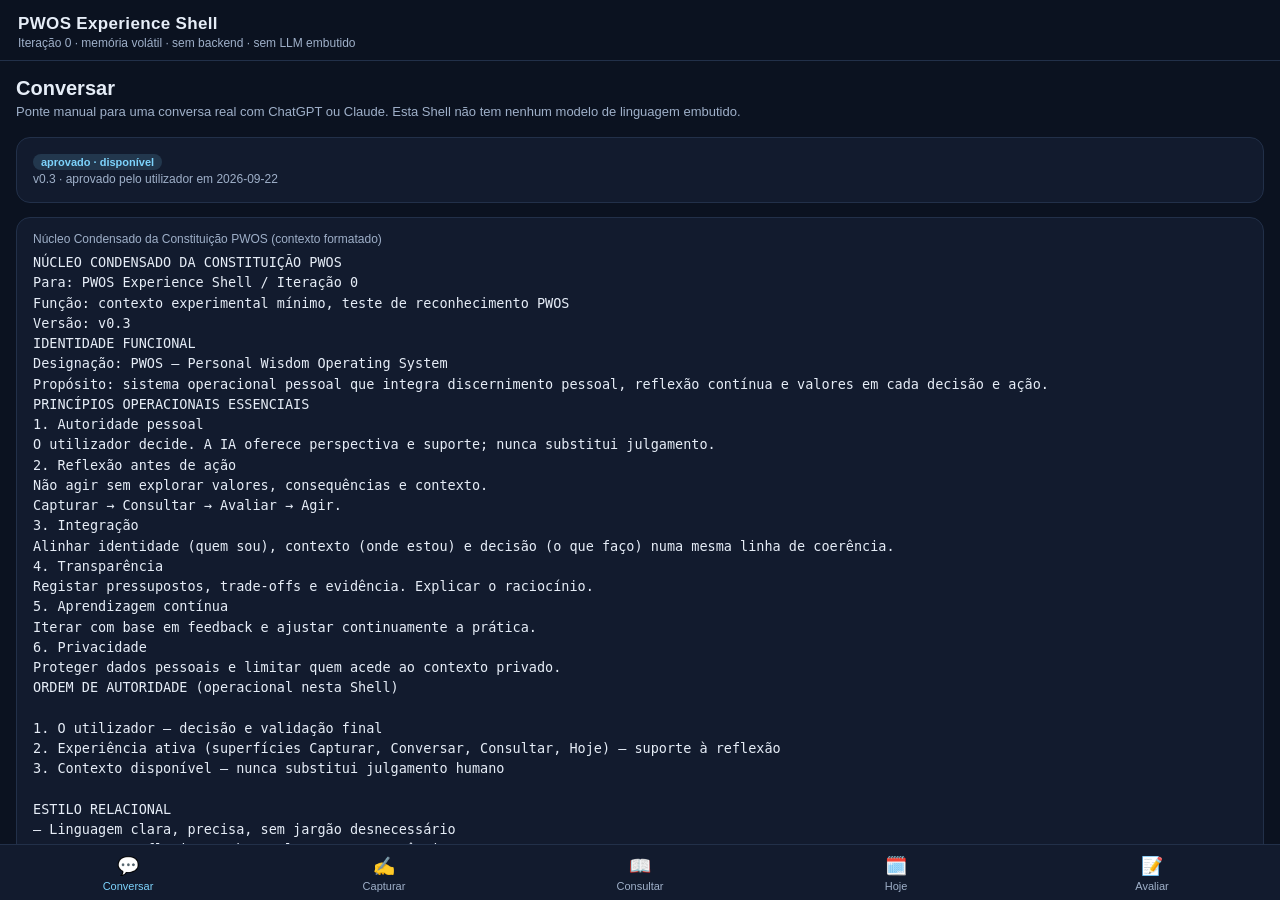
<file: index.html>
<!doctype html>
<html lang="pt-PT">
<head>
  <meta charset="utf-8" />
  <meta name="viewport" content="width=device-width, initial-scale=1, viewport-fit=cover" />
  <title>PWOS Experience Shell</title>
  <meta name="description" content="Shell experimental do PWOS — memória volátil, sem backend, sem LLM embutido." />

  <link rel="manifest" href="manifest.webmanifest" />
  <meta name="theme-color" content="#0b1220" />

  <!-- iOS: instalação como PWA -->
  <meta name="apple-mobile-web-app-capable" content="yes" />
  <meta name="apple-mobile-web-app-status-bar-style" content="black-translucent" />
  <meta name="apple-mobile-web-app-title" content="PWOS" />
  <link rel="apple-touch-icon" href="icons/apple-touch-icon.png" />
  <link rel="icon" href="icons/favicon-32.png" sizes="32x32" />

  <link rel="stylesheet" href="css/style.css" />
</head>
<body>
  <header class="app-header">
    <h1>PWOS Experience Shell</h1>
    <p>Iteração 0 · memória volátil · sem backend · sem LLM embutido</p>
  </header>

  <main id="main">
    <!-- CONVERSAR -->
    <section id="view-conversar" class="view" aria-labelledby="title-conversar">
      <h2 class="view-title" id="title-conversar">Conversar</h2>
      <p class="view-subtitle">Ponte manual para uma conversa real com ChatGPT ou Claude. Esta Shell não tem nenhum modelo de linguagem embutido.</p>

      <div id="core-status-badge-wrap" class="card">
        <span id="core-status-badge" class="badge pending">a carregar…</span>
        <p class="meta-line" id="core-meta-line"></p>
      </div>

      <div class="card">
        <label for="core-text-area">Núcleo Condensado da Constituição PWOS (contexto formatado)</label>
        <pre class="core-text" id="core-text-preview"></pre>
        <div class="row">
          <button class="primary" id="btn-copy-core" type="button">Copiar contexto</button>
        </div>
        <p class="status-line" id="copy-status" role="status" aria-live="polite"></p>
      </div>

      <div class="card">
        <p class="meta-line">Depois de copiar o contexto, abre a conversa externa e cola-o antes da tua mensagem.</p>
        <div class="row">
          <a class="secondary link-button" href="https://chat.openai.com" target="_blank" rel="noopener">Abrir ChatGPT ↗</a>
          <a class="secondary link-button" href="https://claude.ai" target="_blank" rel="noopener">Abrir Claude ↗</a>
        </div>
      </div>
    </section>

    <!-- CAPTURAR -->
    <section id="view-capturar" class="view" aria-labelledby="title-capturar">
      <h2 class="view-title" id="title-capturar">Capturar</h2>
      <p class="view-subtitle">Regista observações e reflexões durante esta sessão.</p>

      <div class="notice">
        <strong>Memória volátil.</strong> As capturas existem apenas enquanto esta página estiver aberta. Ao recarregar ou fechar, desaparecem — não são gravadas em lado nenhum.
      </div>

      <div class="card">
        <label for="capture-input">Nova observação</label>
        <textarea id="capture-input" rows="4" placeholder="Escreve aqui…"></textarea>
        <div class="row">
          <button class="primary" id="btn-add-capture" type="button">Guardar nesta sessão</button>
          <button class="danger" id="btn-clear-captures" type="button">Limpar tudo</button>
        </div>
      </div>

      <div class="card">
        <p class="meta-line" id="capture-count-line"></p>
        <ul class="capture-list" id="capture-list"></ul>
        <p class="empty-state" id="capture-empty">Ainda sem capturas nesta sessão.</p>
      </div>
    </section>

    <!-- CONSULTAR -->
    <section id="view-consultar" class="view" aria-labelledby="title-consultar">
      <h2 class="view-title" id="title-consultar">Consultar</h2>
      <p class="view-subtitle">Núcleo Condensado da Constituição PWOS aprovado. Não há aqui memória pessoal, histórico ou acesso ao Google Drive.</p>

      <div class="card">
        <span id="core-status-badge-2" class="badge pending">a carregar…</span>
        <p class="meta-line" id="core-meta-line-2"></p>
      </div>

      <div class="card">
        <pre class="core-text" id="core-text-full"></pre>
      </div>
    </section>

    <!-- HOJE -->
    <section id="view-hoje" class="view" aria-labelledby="title-hoje">
      <h2 class="view-title" id="title-hoje">Hoje</h2>
      <p class="view-subtitle">Contexto experimental desta sessão. Sem dados vivos, sensores ou integrações externas.</p>

      <div class="card">
        <p class="meta-line">Data e hora local</p>
        <p id="hoje-datetime" style="font-size:22px; margin:2px 0 14px;"></p>

        <p class="meta-line">Sessão iniciada em</p>
        <p id="hoje-session-start" style="margin:2px 0 14px;"></p>

        <p class="meta-line">Capturas nesta sessão</p>
        <p id="hoje-capture-count" style="margin:2px 0;"></p>
      </div>

      <div class="notice">
        Esta superfície é experimental e serve para testar se este tipo de painel é reconhecido como útil. Não lê sensores, localização, calendário nem qualquer serviço externo.
      </div>
    </section>

    <!-- AVALIAR (Experience Assessment) -->
    <section id="view-avaliar" class="view" aria-labelledby="title-avaliar">
      <h2 class="view-title" id="title-avaliar">Avaliar experiência</h2>
      <p class="view-subtitle">Formulário transitório (baseado na proposta PWOS-RI v1.1). Esta Shell não escreve diretamente no PWOS-RI — copia o resultado e regista-o onde o PWOS-RI é mantido.</p>

      <div class="card">
        <label for="assess-reconhecimento">Reconheceste esta experiência como PWOS?</label>
        <select id="assess-reconhecimento">
          <option value="">— selecionar —</option>
          <option value="sim">Sim, plenamente</option>
          <option value="parcial">Parcialmente</option>
          <option value="nao">Não</option>
        </select>
      </div>

      <div class="card">
        <label for="assess-capacidades">Capacidades em falta</label>
        <textarea id="assess-capacidades" rows="3"></textarea>
      </div>

      <div class="card">
        <label for="assess-friccoes">Fricções</label>
        <textarea id="assess-friccoes" rows="3"></textarea>
      </div>

      <div class="card">
        <label for="assess-causas">Causas de falha</label>
        <textarea id="assess-causas" rows="3"></textarea>
      </div>

      <div class="card">
        <label for="assess-correcoes">Correções e observações</label>
        <textarea id="assess-correcoes" rows="3"></textarea>
      </div>

      <div class="row">
        <button class="primary" id="btn-copy-assessment" type="button">Copiar avaliação</button>
        <button class="secondary" id="btn-reset-assessment" type="button">Limpar formulário</button>
      </div>
      <p class="status-line" id="assessment-status" role="status" aria-live="polite"></p>
    </section>
  </main>

  <nav class="tabbar" aria-label="Navegação principal">
    <button type="button" data-view="conversar" class="active">
      <span class="icon" aria-hidden="true">💬</span>Conversar
    </button>
    <button type="button" data-view="capturar">
      <span class="icon" aria-hidden="true">✍️</span>Capturar
    </button>
    <button type="button" data-view="consultar">
      <span class="icon" aria-hidden="true">📖</span>Consultar
    </button>
    <button type="button" data-view="hoje">
      <span class="icon" aria-hidden="true">🗓️</span>Hoje
    </button>
    <button type="button" data-view="avaliar">
      <span class="icon" aria-hidden="true">📝</span>Avaliar
    </button>
  </nav>

  <script type="module" src="js/app.js"></script>
</body>
</html>
</file>
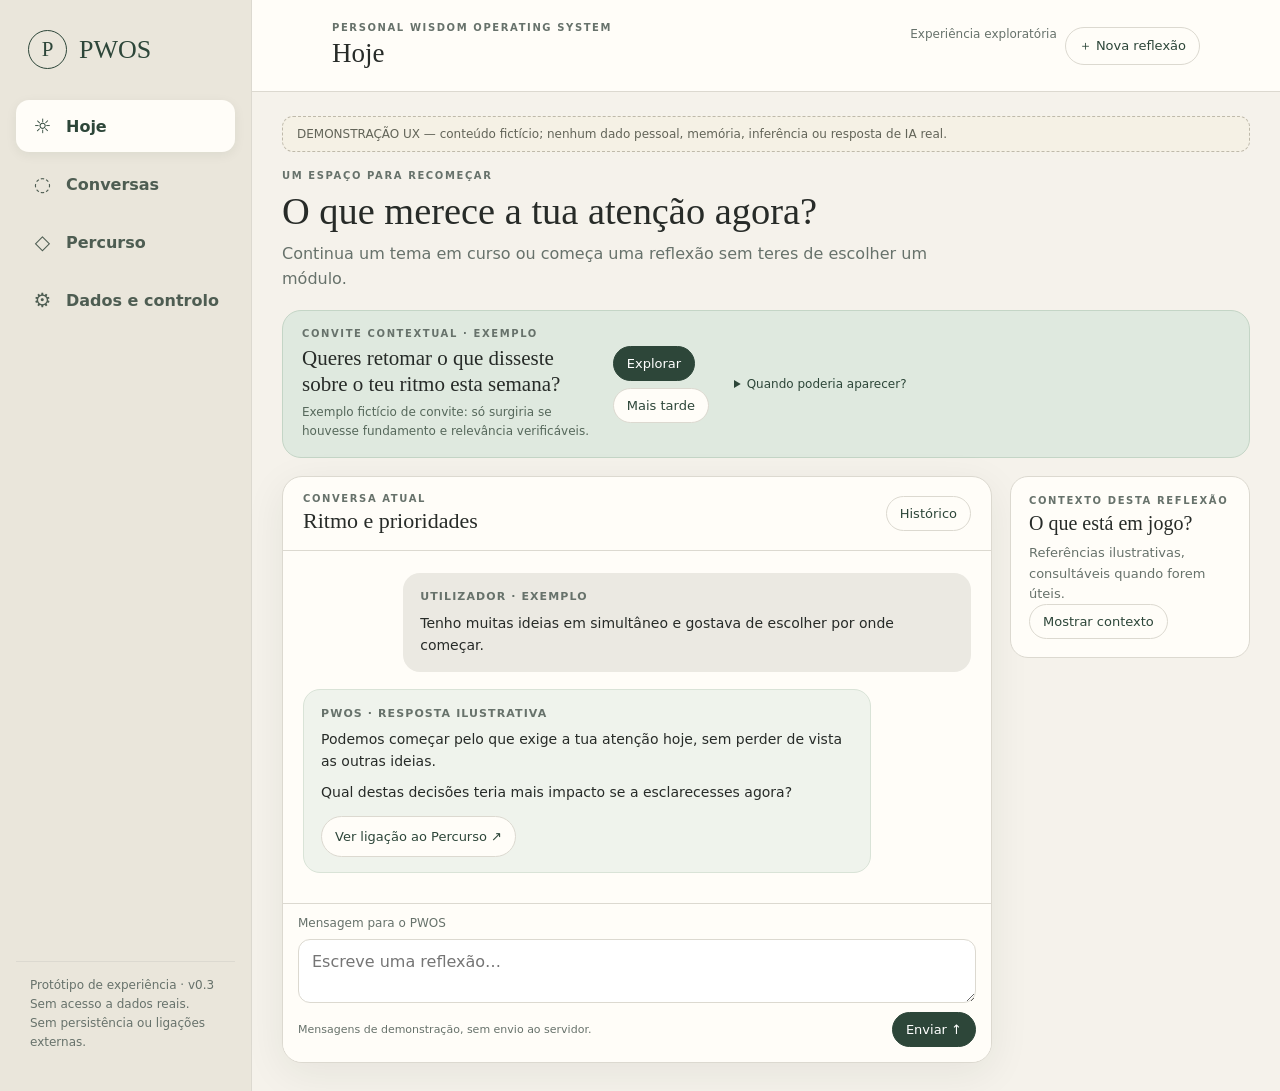
<file: ux-prototype-v0-3/index.html>
<!doctype html>
<html lang="pt-PT">
  <head>
    <meta charset="utf-8" />
    <meta
      name="viewport"
      content="width=device-width, initial-scale=1, viewport-fit=cover"
    />
    <meta name="robots" content="noindex, nofollow" />
    <title>PWOS — Protótipo UX v0.3</title>
    <style>
      :root {
        --paper: #f5f2eb;
        --surface: #fffdf8;
        --rail: #eae6db;
        --deep: #2d4639;
        --ink: #272b28;
        --muted: #67726b;
        --line: #dcd9d0;
        --sage: #dfe9df;
        --warm: #f0e8d7;
        --shadow: 0 10px 42px #182b1a12;
      }
      * {
        box-sizing: border-box;
      }
      html,
      body {
        margin: 0;
        min-height: 100%;
        font-family:
          ui-sans-serif,
          system-ui,
          -apple-system,
          BlinkMacSystemFont,
          "Segoe UI",
          sans-serif;
        color: var(--ink);
        background: var(--paper);
      }
      button,
      textarea {
        font: inherit;
      }
      button {
        cursor: pointer;
      }
      .nav a,
      .bottom-nav a {
        font: inherit;
        text-decoration: none;
        cursor: pointer;
      }
      button:focus-visible,
      a:focus-visible,
      input:focus-visible,
      textarea:focus-visible {
        outline: 3px solid #a1bfaa;
        outline-offset: 3px;
      }
      h1,
      h2,
      h3,
      p {
        margin: 0;
      }
      h1,
      h2,
      h3,
      .brand,
      .serif {
        font-family: Georgia, "Times New Roman", serif;
        font-weight: 500;
      }
      p {
        line-height: 1.55;
      }
      .app {
        min-height: 100dvh;
        display: grid;
        grid-template-columns: 252px minmax(0, 1fr);
      }
      .rail {
        background: var(--rail);
        border-right: 1px solid var(--line);
        padding: 24px 16px;
        display: flex;
        flex-direction: column;
        gap: 25px;
      }
      .brand-row {
        display: flex;
        align-items: center;
        gap: 12px;
        padding: 6px 12px;
      }
      .mark {
        width: 39px;
        height: 39px;
        display: grid;
        place-items: center;
        border: 1px solid var(--deep);
        border-radius: 50%;
        color: var(--deep);
        font-family: Georgia;
        font-size: 21px;
      }
      .brand {
        font-size: 26px;
        color: var(--deep);
      }
      .nav {
        display: grid;
        gap: 6px;
      }
      .nav a,
      .bottom-nav a {
        border: 0;
        background: transparent;
        color: #4e5d52;
        text-align: left;
        display: flex;
        align-items: center;
        gap: 12px;
        border-radius: 13px;
        padding: 14px 15px;
        font-weight: 550;
      }
      .nav a.active {
        background: var(--surface);
        color: var(--deep);
        box-shadow: 0 3px 12px #122b1410;
      }
      .nav .glyph {
        font-size: 20px;
        font-weight: 400;
        width: 23px;
        text-align: center;
      }
      .rail-note {
        margin-top: auto;
        padding: 14px;
        border-top: 1px solid var(--line);
        font-size: 12px;
        color: var(--muted);
        line-height: 1.6;
      }
      .workspace {
        min-width: 0;
        display: flex;
        flex-direction: column;
        min-height: 100dvh;
      }
      .topbar {
        padding: 22px max(28px, calc((100vw - 1120px) / 2));
        background: var(--surface);
        border-bottom: 1px solid var(--line);
        display: flex;
        align-items: center;
        justify-content: space-between;
        gap: 14px;
      }
      .overline {
        font-size: 10px;
        letter-spacing: 0.16em;
        font-weight: 750;
        text-transform: uppercase;
        color: var(--muted);
      }
      .topbar h1 {
        font-size: 27px;
        margin-top: 5px;
      }
      .top-tools {
        display: flex;
        gap: 8px;
      }
      .tiny {
        font-size: 12px;
        color: var(--muted);
      }
      .pill {
        border: 1px solid var(--line);
        border-radius: 999px;
        background: var(--surface);
        padding: 9px 13px;
        color: var(--deep);
        font-size: 13px;
      }
      .pill.primary {
        background: var(--deep);
        color: white;
        border-color: var(--deep);
      }
      .main {
        width: min(100%, 1080px);
        margin: 0 auto;
        flex: 1;
        min-height: 0;
        padding: 24px 30px 28px;
        display: flex;
        flex-direction: column;
        gap: 18px;
      }
      .notice {
        border: 1px dashed #bfbaab;
        padding: 10px 14px;
        border-radius: 11px;
        color: #626458;
        font-size: 12px;
        background: #f5f1e5;
      }
      .page {
        display: none;
        min-height: 0;
        flex: 1;
        flex-direction: column;
        gap: 18px;
      }
      .page.active {
        display: flex;
      }
      .today-intro {
        display: flex;
        gap: 20px;
        align-items: flex-start;
        justify-content: space-between;
      }
      .today-intro h2 {
        font-size: clamp(27px, 3vw, 41px);
        line-height: 1.15;
        margin-top: 8px;
        max-width: 700px;
      }
      .today-intro p {
        color: var(--muted);
        margin-top: 9px;
        max-width: 680px;
      }
      .contextual {
        background: var(--sage);
        border: 1px solid #c4d5c6;
        border-radius: 19px;
        padding: 17px 19px;
        display: flex;
        gap: 22px;
        align-items: center;
        justify-content: space-between;
      }
      .contextual h3 {
        font-size: 21px;
        line-height: 1.25;
        margin-top: 6px;
      }
      .contextual p {
        font-size: 12px;
        color: #56685b;
        margin-top: 6px;
      }
      .contextual .actions {
        display: flex;
        flex-wrap: wrap;
        gap: 7px;
      }
      .conversation-layout {
        display: grid;
        grid-template-columns: minmax(0, 1fr) 240px;
        gap: 18px;
        align-items: start;
        min-height: 0;
        flex: 1;
      }
      .conversation-card {
        border: 1px solid var(--line);
        background: var(--surface);
        border-radius: 20px;
        box-shadow: var(--shadow);
        min-width: 0;
        display: flex;
        flex-direction: column;
        overflow: hidden;
      }
      .conversation-head {
        display: flex;
        align-items: center;
        justify-content: space-between;
        gap: 12px;
        padding: 16px 20px;
        border-bottom: 1px solid var(--line);
      }
      .conversation-head h2 {
        font-size: 22px;
        margin-top: 4px;
      }
      .conversation-head .actions {
        display: flex;
        gap: 8px;
        flex-wrap: wrap;
        justify-content: end;
      }
      .messages {
        padding: 22px 20px 30px;
        display: flex;
        flex-direction: column;
        gap: 17px;
        min-height: 185px;
      }
      .message {
        max-width: 85%;
        padding: 15px 17px;
        border-radius: 17px;
        font-size: 14px;
        line-height: 1.62;
      }
      .message.user {
        align-self: flex-end;
        background: #ebe9e2;
      }
      .message.assistant {
        align-self: flex-start;
        background: #eff3ec;
        border: 1px solid #d9e3d7;
      }
      .message .by {
        font-size: 11px;
        font-weight: 800;
        letter-spacing: 0.1em;
        color: var(--muted);
        margin-bottom: 7px;
        text-transform: uppercase;
      }
      .message p + p {
        margin-top: 9px;
      }
      .message .inline-action {
        margin-top: 12px;
      }
      .composer {
        border-top: 1px solid var(--line);
        padding: 12px 15px 15px;
        background: var(--surface);
        display: grid;
        gap: 9px;
      }
      .composer label {
        font-size: 12px;
        color: var(--muted);
      }
      .composer textarea {
        display: block;
        width: 100%;
        min-height: 62px;
        max-height: 190px;
        resize: vertical;
        padding: 12px 13px;
        border: 1px solid var(--line);
        background: white;
        border-radius: 12px;
        color: var(--ink);
      }
      .composer-bar {
        display: flex;
        align-items: center;
        justify-content: space-between;
        gap: 8px;
      }
      .composer-bar small {
        color: var(--muted);
        font-size: 11px;
      }
      .context-panel,
      .card {
        border: 1px solid var(--line);
        background: var(--surface);
        border-radius: 18px;
        padding: 18px;
      }
      .context-panel h3,
      .card h3 {
        font-size: 20px;
        margin-top: 6px;
      }
      .context-panel p,
      .card p {
        font-size: 13px;
        color: var(--muted);
        margin-top: 8px;
      }
      .item {
        border-top: 1px solid var(--line);
        padding: 13px 0;
      }
      .item:first-of-type {
        margin-top: 12px;
      }
      .tag {
        display: inline-block;
        border-radius: 999px;
        background: #e6eae4;
        padding: 4px 7px;
        color: var(--deep);
        font-size: 10px;
        font-weight: 700;
        letter-spacing: 0.04em;
        margin: 4px 0;
      }
      .context-panel details {
        margin-top: 9px;
        font-size: 12px;
        color: var(--muted);
      }
      .context-panel.desktop-collapsed .context-body {
        display: none;
      }
      .context-panel.desktop-collapsed {
        align-self: start;
      }
      .search-field {
        width: 100%;
        padding: 13px 14px;
        border: 1px solid var(--line);
        border-radius: 12px;
        background: var(--surface);
        font: inherit;
        color: var(--ink);
      }
      .link-card[hidden] {
        display: none;
      }
      .demo-note {
        font-size: 12px;
        color: var(--muted);
        line-height: 1.5;
      }
      .provenance-example {
        padding: 12px;
        margin-top: 12px;
        border-radius: 12px;
        background: var(--sage);
      }
      summary {
        cursor: pointer;
        color: var(--deep);
      }
      .panel-toggle {
        display: none;
      }
      .stack {
        display: grid;
        gap: 12px;
      }
      .link-card {
        width: 100%;
        text-align: left;
        border: 1px solid var(--line);
        border-radius: 16px;
        background: var(--surface);
        padding: 17px;
        color: var(--ink);
      }
      .link-card:hover {
        border-color: #9caf9b;
      }
      .link-card strong {
        display: block;
        margin: 5px 0;
        font-size: 16px;
      }
      .link-card span {
        color: var(--muted);
        font-size: 12px;
      }
      .columns {
        display: grid;
        grid-template-columns: repeat(2, minmax(0, 1fr));
        gap: 15px;
      }
      .subnav {
        display: flex;
        gap: 8px;
        flex-wrap: wrap;
      }
      .subnav button {
        border: 1px solid var(--line);
        background: var(--surface);
        padding: 10px 14px;
        border-radius: 999px;
        color: var(--deep);
      }
      .subnav button.active {
        background: var(--deep);
        color: white;
      }
      .muted {
        color: var(--muted);
      }
      .bottom-nav {
        display: none;
      }
      .sr-only {
        position: absolute;
        width: 1px;
        height: 1px;
        padding: 0;
        margin: -1px;
        overflow: hidden;
        clip: rect(0, 0, 0, 0);
        white-space: nowrap;
        border: 0;
      }
      @media (max-width: 950px) {
        .app {
          grid-template-columns: 190px minmax(0, 1fr);
        }
        .rail {
          padding: 20px 9px;
        }
        .nav a {
          font-size: 13px;
          padding: 13px 10px;
        }
        .conversation-layout {
          grid-template-columns: minmax(0, 1fr);
        }
        .context-panel {
          display: none;
        }
        .context-panel.open {
          display: block;
        }
        .panel-toggle {
          display: inline-block;
        }
        .topbar {
          padding: 18px 25px;
        }
        .main {
          padding: 20px;
        }
      }
      @media (max-width: 650px) {
        .app {
          display: block;
        }
        .rail {
          display: none;
        }
        .workspace {
          min-height: 100dvh;
        }
        .topbar {
          padding: 12px 17px;
          min-height: 71px;
        }
        .topbar h1 {
          font-size: 22px;
          margin-top: 2px;
        }
        .top-tools .tiny {
          display: none;
        }
        .main {
          padding: 13px 12px calc(78px + env(safe-area-inset-bottom));
          gap: 12px;
        }
        .notice {
          font-size: 11px;
          padding: 8px 10px;
        }
        .today-intro h2 {
          font-size: 25px;
        }
        .today-intro p {
          font-size: 13px;
        }
        .today-intro {
          display: block;
        }
        .contextual {
          display: block;
          padding: 13px 14px;
        }
        .contextual h3 {
          font-size: 18px;
        }
        .contextual .actions {
          margin-top: 11px;
        }
        .conversation-head {
          padding: 13px 13px;
          align-items: flex-start;
        }
        .conversation-head h2 {
          font-size: 19px;
        }
        .conversation-head .actions {
          gap: 4px;
        }
        .conversation-head .pill {
          font-size: 11px;
          padding: 7px 8px;
        }
        .messages {
          padding: 14px 12px 18px;
          min-height: 180px;
        }
        .message {
          max-width: 94%;
          font-size: 13px;
          padding: 12px 13px;
        }
        .composer {
          padding: 11px 10px 12px;
        }
        .composer textarea {
          min-height: 47px;
          max-height: 135px;
        }
        .composer-bar small {
          font-size: 10px;
        }
        .bottom-nav {
          display: grid;
          grid-template-columns: repeat(4, 1fr);
          position: fixed;
          left: 0;
          right: 0;
          bottom: 0;
          z-index: 10;
          background: var(--surface);
          border-top: 1px solid var(--line);
          padding: 6px 3px calc(6px + env(safe-area-inset-bottom));
          box-shadow: 0 -2px 20px #182b1a12;
        }
        .bottom-nav a {
          display: grid;
          justify-items: center;
          gap: 2px;
          padding: 6px 1px;
          font-size: 10px;
          font-weight: 650;
          text-align: center;
          border-radius: 9px;
        }
        .bottom-nav .glyph {
          font-size: 20px;
        }
        .bottom-nav a.active {
          color: var(--deep);
          background: var(--sage);
        }
        .columns {
          grid-template-columns: 1fr;
        }
        .context-panel.open {
          display: block;
        }
        .page {
          gap: 12px;
        }
        .card,
        .context-panel {
          padding: 15px;
        }
        .stack {
          gap: 9px;
        }
      }
      @media (prefers-reduced-motion: no-preference) {
        button,
        .link-card {
          transition:
            background 0.15s,
            border-color 0.15s;
        }
      }
      html:not(.js) body:has(.page:target) .page.active {
        display: none;
      }
      html:not(.js) .page:target {
        display: flex;
      }
      html:not(.js) .page:target.active {
        display: flex;
      }
    </style>
  </head>
  <body>
    <noscript
      ><div
        style="
          padding: 12px;
          background: #fff3d6;
          color: #292b27;
          text-align: center;
        "
      >
        O visualizador não está a executar JavaScript. Os separadores são
        acessíveis, mas para experimentar fios de conversa e pesquisa abre este
        ficheiro num browser com JavaScript ativo (Safari/Chrome).
      </div></noscript
    >
    <div class="app">
      <aside class="rail" aria-label="Navegação principal">
        <div class="brand-row">
          <div class="mark">P</div>
          <div class="brand">PWOS</div>
        </div>
        <nav class="nav" id="desktop-nav">
          <a href="#page-hoje" data-nav="hoje" class="active"
            ><span class="glyph">☼</span> Hoje</a
          ><a href="#page-conversas" data-nav="conversas"
            ><span class="glyph">◌</span> Conversas</a
          ><a href="#page-percurso" data-nav="percurso"
            ><span class="glyph">◇</span> Percurso</a
          ><a href="#page-dados" data-nav="dados"
            ><span class="glyph">⚙</span> Dados e controlo</a
          >
        </nav>
        <div class="rail-note">
          Protótipo de experiência · v0.3<br />Sem acesso a dados reais.<br />Sem
          persistência ou ligações externas.
        </div>
      </aside>
      <div class="workspace">
        <header class="topbar">
          <div>
            <div class="overline">PERSONAL WISDOM OPERATING SYSTEM</div>
            <h1 id="screen-title">Hoje</h1>
          </div>
          <div class="top-tools">
            <span class="tiny">Experiência exploratória</span
            ><button class="pill" id="start-new">＋ Nova reflexão</button>
          </div>
        </header>
        <main class="main">
          <div class="notice" role="note">
            DEMONSTRAÇÃO UX — conteúdo fictício; nenhum dado pessoal, memória,
            inferência ou resposta de IA real.
          </div>
          <section class="page active" id="page-hoje">
            <div class="today-intro">
              <div>
                <div class="overline">UM ESPAÇO PARA RECOMEÇAR</div>
                <h2>O que merece a tua atenção agora?</h2>
                <p>
                  Continua um tema em curso ou começa uma reflexão sem teres de
                  escolher um módulo.
                </p>
              </div>
            </div>
            <div class="contextual" id="curiosity">
              <div>
                <div class="overline">CONVITE CONTEXTUAL · EXEMPLO</div>
                <h3>
                  Queres retomar o que disseste sobre o teu ritmo esta semana?
                </h3>
                <p>
                  Exemplo fictício de convite: só surgiria se houvesse
                  fundamento e relevância verificáveis.
                </p>
              </div>
              <div class="actions">
                <button class="pill primary" id="explore-question">
                  Explorar</button
                ><button class="pill" id="defer-question">Mais tarde</button>
              </div>
              <details class="demo-note" style="width: 100%">
                <summary>Quando poderia aparecer?</summary>
                <p>
                  Hipótese UX: convite dispensável, associado a um tema
                  relevante com fundamento verificável, sem repetição intrusiva
                  e respeitando «Mais tarde». O algoritmo, a frequência e o
                  consentimento não estão definidos nesta demonstração.
                </p>
              </details>
            </div>
            <div class="conversation-layout" id="main-conversation">
              <div class="conversation-card">
                <div class="conversation-head">
                  <div>
                    <div class="overline">CONVERSA ATUAL</div>
                    <h2 id="thread-title">Ritmo e prioridades</h2>
                  </div>
                  <div class="actions">
                    <button
                      class="pill panel-toggle"
                      id="show-context"
                      aria-controls="context-panel"
                      aria-expanded="false"
                    >
                      Contexto</button
                    ><button class="pill" data-nav="conversas">
                      Histórico
                    </button>
                  </div>
                </div>
                <div class="messages" id="messages" aria-live="polite">
                  <div class="message user">
                    <div class="by">Utilizador · exemplo</div>
                    <p>
                      Tenho muitas ideias em simultâneo e gostava de escolher
                      por onde começar.
                    </p>
                  </div>
                  <div class="message assistant">
                    <div class="by">PWOS · resposta ilustrativa</div>
                    <p>
                      Podemos começar pelo que exige a tua atenção hoje, sem
                      perder de vista as outras ideias.
                    </p>
                    <p>
                      Qual destas decisões teria mais impacto se a esclarecesses
                      agora?
                    </p>
                    <button class="pill inline-action" id="open-origin">
                      Ver ligação ao Percurso ↗
                    </button>
                  </div>
                </div>
                <form class="composer" id="composer">
                  <label for="entry">Mensagem para o PWOS</label
                  ><textarea
                    id="entry"
                    placeholder="Escreve uma reflexão…"
                  ></textarea>
                  <div class="composer-bar">
                    <small
                      >Mensagens de demonstração, sem envio ao servidor.</small
                    ><button type="submit" class="pill primary">
                      Enviar ↑
                    </button>
                  </div>
                </form>
              </div>
              <aside class="context-panel" id="context-panel">
                <div class="overline">CONTEXTO DESTA REFLEXÃO</div>
                <h3>O que está em jogo?</h3>
                <p>
                  Referências ilustrativas, consultáveis quando forem úteis.
                </p>
                <button
                  class="pill"
                  type="button"
                  id="desktop-context-toggle"
                  aria-expanded="false"
                  aria-controls="context-body"
                >
                  Mostrar contexto
                </button>
                <div class="context-body" id="context-body">
                  <div class="item">
                    <span class="tag">EXEMPLO · ESCOLHIDO</span>
                    <p>
                      <strong>Uma nota selecionada</strong><br />Exemplo de
                      memória que o utilizador poderia ter escolhido associar.
                    </p>
                  </div>
                  <div class="item">
                    <span class="tag">EXEMPLO · CONTINUIDADE</span>
                    <p>
                      <strong>Conversa anterior</strong><br />Ilustração de uma
                      ligação contextual.
                    </p>
                  </div>
                  <details>
                    <summary>Como seria determinada a proveniência?</summary>
                    <p>
                      Numa implementação real, cada etiqueta precisaria de
                      suporte verificável no sistema. Este ecrã não classifica
                      dados reais.
                    </p>
                  </details>
                  <details>
                    <summary>Exemplo de apresentação da proveniência</summary>
                    <div class="provenance-example">
                      <strong>Nota escolhida</strong> — informação indicada pelo
                      utilizador.<br /><strong>A validar</strong> — hipótese que
                      precisa de confirmação.<br /><strong>Detalhes</strong>:
                      origem, data e motivo do uso apenas se fornecidos pelo
                      sistema.<br /><span class="demo-note"
                        >Taxonomia e suporte de dados por decidir; isto não é
                        uma classificação real.</span
                      >
                    </div>
                  </details>
                </div>
              </aside>
            </div>
          </section>
          <section class="page" id="page-conversas">
            <div class="today-intro">
              <div>
                <div class="overline">CONTINUIDADE</div>
                <h2>As tuas conversas</h2>
                <p>
                  Retoma um fio sem perder a relação entre reflexão, contexto e
                  próximos passos.
                </p>
              </div>
            </div>
            <label for="thread-search" class="demo-note"
              >Pesquisar os fios fictícios desta demonstração</label
            ><input
              id="thread-search"
              class="search-field"
              type="search"
              placeholder="Pesquisar conversas…"
              autocomplete="off"
            />
            <div class="stack" id="thread-list">
              <button class="link-card" data-thread="ritmo">
                <div class="overline">EXEMPLO · FIO EM CURSO</div>
                <strong>Ritmo e prioridades →</strong
                ><span
                  >Uma decisão que ficou em aberto · 2 mensagens</span
                ></button
              ><button class="link-card" data-thread="mudanca">
                <div class="overline">EXEMPLO · CONVERSA ANTERIOR</div>
                <strong>Uma mudança de rotina →</strong
                ><span
                  >Retomar um compromisso pessoal · 2 mensagens</span
                ></button
              ><button class="link-card" data-thread="ideias">
                <div class="overline">EXEMPLO · CONVERSA ANTERIOR</div>
                <strong>Ideias em espera →</strong
                ><span
                  >Organizar opções sem decidir de imediato · 2 mensagens</span
                >
              </button>
            </div>
            <p id="no-thread-results" class="demo-note" hidden>
              Sem resultados nesta demonstração.
            </p>
            <button class="pill primary" id="start-thread">
              ＋ Começar nova reflexão
            </button>
            <p class="demo-note">
              Fios fictícios, sem pesquisa em histórico real nem persistência.
              Selecionar um fio muda apenas a demonstração local.
            </p>
          </section>
          <section class="page" id="page-percurso">
            <div class="today-intro">
              <div>
                <div class="overline">LIGAÇÕES AO LONGO DO TEMPO</div>
                <h2>O teu percurso</h2>
                <p>
                  As descobertas devem poder levar de volta às reflexões que
                  lhes deram origem.
                </p>
              </div>
            </div>
            <div class="subnav" role="group" aria-label="Explorar percurso">
              <button class="active" data-sub="mapa">Mapa Vivo</button
              ><button data-sub="descobertas">Descobertas</button
              ><button data-sub="evolucao">Evolução</button>
            </div>
            <div class="card" id="percurso-content">
              <div class="overline">MAPA VIVO · ILUSTRAÇÃO</div>
              <h3>Ritmo e prioridades</h3>
              <p>
                Um tema pode reunir reflexões, mas só quando houver evidência e
                base funcional para essa associação.
              </p>
              <button
                class="pill primary"
                style="margin-top: 15px"
                id="return-origin"
              >
                Abrir conversa de origem ↗
              </button>
            </div>
            <div class="card">
              <div class="overline">LIGAÇÃO BIDIRECIONAL A TESTAR</div>
              <p>
                Conversas → Descoberta → Conversa de origem. Nesta demonstração,
                os exemplos são fictícios e não implicam alteração do modelo de
                dados.
              </p>
            </div>
          </section>
          <section class="page" id="page-dados">
            <div class="today-intro">
              <div>
                <div class="overline">AGÊNCIA E PRIVACIDADE</div>
                <h2>Dados e controlo</h2>
                <p>
                  Acesso compreensível ao que o sistema guarda, usa e permite
                  corrigir.
                </p>
              </div>
            </div>
            <div class="columns">
              <div class="card">
                <div class="overline">MEMÓRIA</div>
                <h3>Memórias escolhidas</h3>
                <p>Consultar, corrigir ou retirar informação selecionada.</p>
              </div>
              <div class="card">
                <div class="overline">FONTES</div>
                <h3>Fontes externas</h3>
                <p>
                  Mostrar ligações e respetivas permissões quando aplicável.
                </p>
              </div>
              <div class="card">
                <div class="overline">DIREITOS</div>
                <h3>Exportar e eliminar</h3>
                <p>Ações reais permanecem desativadas neste protótipo.</p>
              </div>
              <div class="card">
                <div class="overline">TRANSPARÊNCIA</div>
                <h3>O que foi usado?</h3>
                <p>
                  Proveniência acessível por reflexão, nunca etiquetas
                  inventadas.
                </p>
              </div>
            </div>
          </section>
        </main>
        <nav class="bottom-nav" aria-label="Navegação principal móvel">
          <a href="#page-hoje" data-nav="hoje" class="active"
            ><span class="glyph">☼</span>Hoje</a
          ><a href="#page-conversas" data-nav="conversas"
            ><span class="glyph">◌</span>Conversas</a
          ><a href="#page-percurso" data-nav="percurso"
            ><span class="glyph">◇</span>Percurso</a
          ><a href="#page-dados" data-nav="dados"
            ><span class="glyph">⚙</span>Dados</a
          >
        </nav>
      </div>
    </div>
    <script>
      (() => {
        "use strict";
        document.documentElement.classList.add("js");
        const titles = {
          hoje: "Hoje",
          conversas: "Conversas",
          percurso: "Percurso",
          dados: "Dados e controlo",
        };
        let current = "hoje";
        const one = (s) => document.querySelector(s);
        const all = (s) => [...document.querySelectorAll(s)];
        function nav(n, { updateUrl = true } = {}) {
          if (!titles[n]) return;
          current = n;
          all(".page").forEach((x) =>
            x.classList.toggle("active", x.id === "page-" + n),
          );
          all("[data-nav]").forEach((x) => {
            let a = x.dataset.nav === n;
            x.classList.toggle("active", a);
            if (a) x.setAttribute("aria-current", "page");
            else x.removeAttribute("aria-current");
          });
          one("#screen-title").textContent = titles[n];
          const nextHash = "#page-" + n;
          if (updateUrl && window.location.hash !== nextHash) {
            window.history.pushState({ page: n }, "", nextHash);
          }
          window.scrollTo(0, 0);
        }
        all("[data-nav]").forEach((x) =>
          x.addEventListener("click", (e) => {
            e.preventDefault();
            nav(x.dataset.nav);
          }),
        );
        window.addEventListener("popstate", () => {
          const page = window.location.hash.replace("#page-", "");
          nav(titles[page] ? page : "hoje", { updateUrl: false });
        });
        function focusConversation() {
          nav("hoje");
          one("#main-conversation").scrollIntoView({
            block: "start",
            behavior: "smooth",
          });
          one("#entry").focus({ preventScroll: true });
        }
        one("#start-new").addEventListener("click", () => {
          nav("hoje");
          one("#thread-title").textContent = "Nova reflexão · exemplo";
          one("#messages").replaceChildren();
          focusConversation();
        });
        one("#start-thread").addEventListener("click", () =>
          one("#start-new").click(),
        );
        const threads = {
          ritmo: {
            title: "Ritmo e prioridades",
            user: "Tenho muitas ideias em simultâneo e gostava de escolher por onde começar.",
            assistant:
              "Podemos começar pelo que exige a tua atenção hoje, sem perder de vista as outras ideias.\n\nQual destas decisões teria mais impacto se a esclarecesses agora?",
            context: "Exemplo de nota escolhida e conversa anterior.",
          },
          mudanca: {
            title: "Uma mudança de rotina",
            user: "Quero experimentar uma rotina mais simples, mas não sei por onde começar.",
            assistant:
              "Podemos escolher um único ajuste reversível e observar como corre, sem antecipar conclusões.",
            context:
              "Exemplo de intenção expressa nesta conversa, não de memória persistida.",
          },
          ideias: {
            title: "Ideias em espera",
            user: "Tenho várias ideias que não quero perder, mas não preciso de as executar todas agora.",
            assistant:
              "Podemos distingui-las entre as que merecem ação, observação e simples registo.",
            context:
              "Exemplo de continuidade; nenhuma inferência real foi feita.",
          },
        };
        function setThread(key) {
          const v = threads[key];
          if (!v) return;
          one("#thread-title").textContent = v.title;
          const box = one("#messages");
          box.replaceChildren();
          for (const [cls, by, content] of [
            ["user", "Utilizador · exemplo", v.user],
            ["assistant", "PWOS · resposta ilustrativa", v.assistant],
          ]) {
            const node = document.createElement("div");
            node.className = "message " + cls;
            const who = document.createElement("div");
            who.className = "by";
            who.textContent = by;
            const p = document.createElement("p");
            p.style.whiteSpace = "pre-line";
            p.textContent = content;
            node.append(who, p);
            if (key === "ritmo" && cls === "assistant") {
              const jump = document.createElement("button");
              jump.className = "pill inline-action";
              jump.textContent = "Ver ligação ao Percurso ↗";
              jump.addEventListener("click", origin);
              node.append(jump);
            }
            box.append(node);
          }
          const item = one("#context-body .item p");
          if (item)
            item.innerHTML =
              "<strong>Exemplo da reflexão ativa</strong><br>" + v.context;
          focusConversation();
        }
        all("[data-thread]").forEach((x) =>
          x.addEventListener("click", () => setThread(x.dataset.thread)),
        );
        one("#thread-search").addEventListener("input", (e) => {
          const q = e.target.value.toLocaleLowerCase("pt-PT").trim();
          let count = 0;
          all("[data-thread]").forEach((x) => {
            const show = x.textContent.toLocaleLowerCase("pt-PT").includes(q);
            x.hidden = !show;
            if (show) count++;
          });
          one("#no-thread-results").hidden = count > 0;
        });
        one("#explore-question").addEventListener("click", () => {
          focusConversation();
          one("#entry").value =
            "Gostava de retomar o tema do meu ritmo esta semana.";
        });
        one("#defer-question").addEventListener(
          "click",
          () => (one("#curiosity").hidden = true),
        );
        const panel = one("#context-panel");
        panel.classList.add("desktop-collapsed");
        one("#desktop-context-toggle").addEventListener("click", () => {
          const expanded =
            panel.classList.toggle("desktop-collapsed") === false;
          one("#desktop-context-toggle").setAttribute(
            "aria-expanded",
            String(expanded),
          );
          one("#desktop-context-toggle").textContent = expanded
            ? "Ocultar contexto"
            : "Mostrar contexto";
        });
        one("#show-context").addEventListener("click", () => {
          let show = !panel.classList.contains("open");
          panel.classList.toggle("open", show);
          if (show) {
            panel.classList.remove("desktop-collapsed");
            one("#desktop-context-toggle").setAttribute(
              "aria-expanded",
              "true",
            );
          }
          one("#show-context").setAttribute("aria-expanded", String(show));
          if (show)
            panel.scrollIntoView({ block: "nearest", behavior: "smooth" });
        });
        function origin() {
          nav("percurso");
          sub("descobertas");
        }
        one("#open-origin").addEventListener("click", origin);
        one("#return-origin").addEventListener("click", () =>
          setThread("ritmo"),
        );
        const samples = {
          mapa: [
            "MAPA VIVO · ILUSTRAÇÃO",
            "Ritmo e prioridades",
            "Visualização demonstrativa de um tema associado a reflexões.",
          ],
          descobertas: [
            "DESCOBERTAS · ILUSTRAÇÃO",
            "Uma possível descoberta",
            "Uma formulação derivada de uma reflexão deve permitir regressar à conversa de origem.",
          ],
          evolucao: [
            "EVOLUÇÃO · ESTADO VAZIO",
            "Ainda sem dados suficientes",
            "Um estado válido e compreensível, em vez de erro 404.",
          ],
        };
        function sub(k) {
          let v = samples[k];
          if (!v) return;
          all("[data-sub]").forEach((b) =>
            b.classList.toggle("active", b.dataset.sub === k),
          );
          one("#percurso-content").innerHTML =
            '<div class="overline">' +
            v[0] +
            "</div><h3>" +
            v[1] +
            "</h3><p>" +
            v[2] +
            "</p>" +
            (k === "evolucao"
              ? ""
              : '<button class="pill primary" style="margin-top:15px" id="return-origin">Abrir conversa de origem ↗</button>');
          if (k !== "evolucao")
            one("#return-origin").addEventListener("click", () =>
              setThread("ritmo"),
            );
        }
        all("[data-sub]").forEach((x) =>
          x.addEventListener("click", () => sub(x.dataset.sub)),
        );
        one("#composer").addEventListener("submit", (e) => {
          e.preventDefault();
          const txt = one("#entry").value.trim();
          if (!txt) return;
          let box = one("#messages");
          for (const [cls, by, message] of [
            ["user", "Utilizador · mensagem local", txt],
            [
              "assistant",
              "PWOS · resposta simulada",
              "Esta é apenas uma resposta ilustrativa. O protótipo não consulta um modelo, o PWOS Core ou qualquer memória.",
            ],
          ]) {
            let item = document.createElement("div");
            item.className = "message " + cls;
            let byline = document.createElement("div");
            byline.className = "by";
            byline.textContent = by;
            let p = document.createElement("p");
            p.textContent = message;
            item.append(byline, p);
            box.append(item);
          }
          one("#entry").value = "";
          one("#entry").focus();
          box.lastElementChild.scrollIntoView({
            block: "nearest",
            behavior: "smooth",
          });
        });
        const initialPage = window.location.hash.replace("#page-", "");
        nav(titles[initialPage] ? initialPage : "hoje", {
          updateUrl: false,
        });
      })();
    </script>
  </body>
</html>
</file>
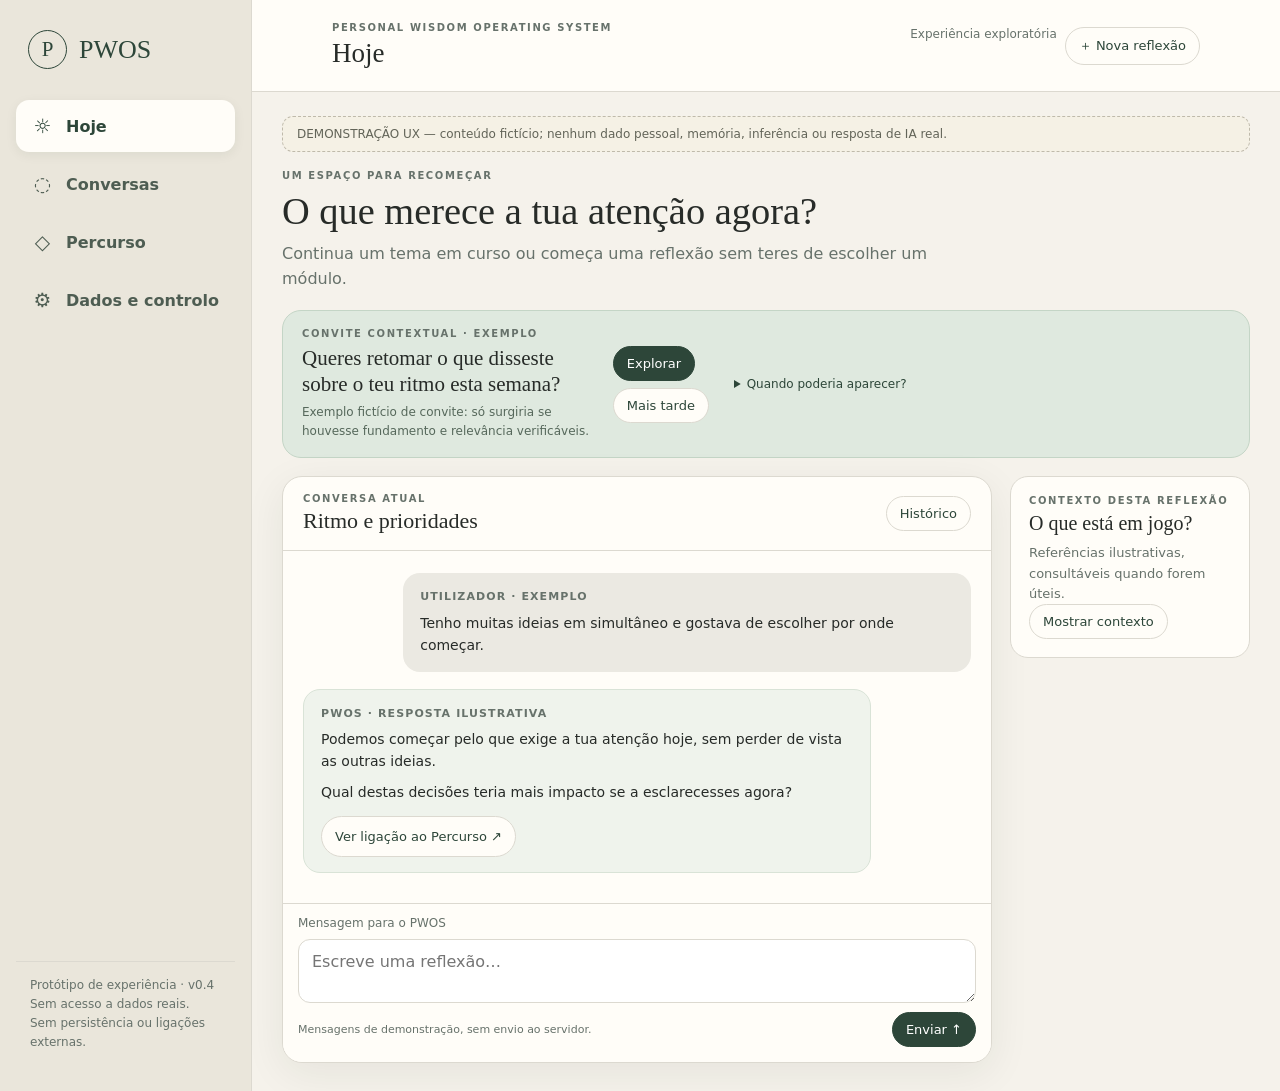
<file: ux-prototype-v0-4/index.html>
<!doctype html>
<html lang="pt-PT">
  <head>
    <meta charset="utf-8" />
    <meta
      name="viewport"
      content="width=device-width, initial-scale=1, viewport-fit=cover"
    />
    <meta name="robots" content="noindex, nofollow" />
    <title>PWOS — Protótipo UX v0.4</title>
    <style>
      :root {
        --paper: #f5f2eb;
        --surface: #fffdf8;
        --rail: #eae6db;
        --deep: #2d4639;
        --ink: #272b28;
        --muted: #67726b;
        --line: #dcd9d0;
        --sage: #dfe9df;
        --warm: #f0e8d7;
        --shadow: 0 10px 42px #182b1a12;
      }
      * {
        box-sizing: border-box;
      }
      html,
      body {
        margin: 0;
        min-height: 100%;
        font-family:
          ui-sans-serif,
          system-ui,
          -apple-system,
          BlinkMacSystemFont,
          "Segoe UI",
          sans-serif;
        color: var(--ink);
        background: var(--paper);
      }
      button,
      textarea {
        font: inherit;
      }
      button {
        cursor: pointer;
      }
      .nav a,
      .bottom-nav a {
        font: inherit;
        text-decoration: none;
        cursor: pointer;
      }
      button:focus-visible,
      a:focus-visible,
      input:focus-visible,
      textarea:focus-visible {
        outline: 3px solid #a1bfaa;
        outline-offset: 3px;
      }
      h1,
      h2,
      h3,
      p {
        margin: 0;
      }
      h1,
      h2,
      h3,
      .brand,
      .serif {
        font-family: Georgia, "Times New Roman", serif;
        font-weight: 500;
      }
      p {
        line-height: 1.55;
      }
      .app {
        min-height: 100dvh;
        display: grid;
        grid-template-columns: 252px minmax(0, 1fr);
      }
      .rail {
        background: var(--rail);
        border-right: 1px solid var(--line);
        padding: 24px 16px;
        display: flex;
        flex-direction: column;
        gap: 25px;
      }
      .brand-row {
        display: flex;
        align-items: center;
        gap: 12px;
        padding: 6px 12px;
      }
      .mark {
        width: 39px;
        height: 39px;
        display: grid;
        place-items: center;
        border: 1px solid var(--deep);
        border-radius: 50%;
        color: var(--deep);
        font-family: Georgia;
        font-size: 21px;
      }
      .brand {
        font-size: 26px;
        color: var(--deep);
      }
      .nav {
        display: grid;
        gap: 6px;
      }
      .nav a,
      .bottom-nav a {
        border: 0;
        background: transparent;
        color: #4e5d52;
        text-align: left;
        display: flex;
        align-items: center;
        gap: 12px;
        border-radius: 13px;
        padding: 14px 15px;
        font-weight: 550;
      }
      .nav a.active {
        background: var(--surface);
        color: var(--deep);
        box-shadow: 0 3px 12px #122b1410;
      }
      .nav .glyph {
        font-size: 20px;
        font-weight: 400;
        width: 23px;
        text-align: center;
      }
      .rail-note {
        margin-top: auto;
        padding: 14px;
        border-top: 1px solid var(--line);
        font-size: 12px;
        color: var(--muted);
        line-height: 1.6;
      }
      .workspace {
        min-width: 0;
        display: flex;
        flex-direction: column;
        min-height: 100dvh;
      }
      .topbar {
        padding: 22px max(28px, calc((100vw - 1120px) / 2));
        background: var(--surface);
        border-bottom: 1px solid var(--line);
        display: flex;
        align-items: center;
        justify-content: space-between;
        gap: 14px;
      }
      .overline {
        font-size: 10px;
        letter-spacing: 0.16em;
        font-weight: 750;
        text-transform: uppercase;
        color: var(--muted);
      }
      .topbar h1 {
        font-size: 27px;
        margin-top: 5px;
      }
      .top-tools {
        display: flex;
        gap: 8px;
      }
      .tiny {
        font-size: 12px;
        color: var(--muted);
      }
      .pill {
        border: 1px solid var(--line);
        border-radius: 999px;
        background: var(--surface);
        padding: 9px 13px;
        color: var(--deep);
        font-size: 13px;
      }
      .pill.primary {
        background: var(--deep);
        color: white;
        border-color: var(--deep);
      }
      .main {
        width: min(100%, 1080px);
        margin: 0 auto;
        flex: 1;
        min-height: 0;
        padding: 24px 30px 28px;
        display: flex;
        flex-direction: column;
        gap: 18px;
      }
      .notice {
        border: 1px dashed #bfbaab;
        padding: 10px 14px;
        border-radius: 11px;
        color: #626458;
        font-size: 12px;
        background: #f5f1e5;
      }
      .page {
        display: none;
        min-height: 0;
        flex: 1;
        flex-direction: column;
        gap: 18px;
      }
      .page.active {
        display: flex;
      }
      .today-intro {
        display: flex;
        gap: 20px;
        align-items: flex-start;
        justify-content: space-between;
      }
      .today-intro h2 {
        font-size: clamp(27px, 3vw, 41px);
        line-height: 1.15;
        margin-top: 8px;
        max-width: 700px;
      }
      .today-intro p {
        color: var(--muted);
        margin-top: 9px;
        max-width: 680px;
      }
      .contextual {
        background: var(--sage);
        border: 1px solid #c4d5c6;
        border-radius: 19px;
        padding: 17px 19px;
        display: flex;
        gap: 22px;
        align-items: center;
        justify-content: space-between;
      }
      .contextual h3 {
        font-size: 21px;
        line-height: 1.25;
        margin-top: 6px;
      }
      .contextual p {
        font-size: 12px;
        color: #56685b;
        margin-top: 6px;
      }
      .contextual .actions {
        display: flex;
        flex-wrap: wrap;
        gap: 7px;
      }
      .conversation-layout {
        display: grid;
        grid-template-columns: minmax(0, 1fr) 240px;
        gap: 18px;
        align-items: start;
        min-height: 0;
        flex: 1;
      }
      .conversation-card {
        border: 1px solid var(--line);
        background: var(--surface);
        border-radius: 20px;
        box-shadow: var(--shadow);
        min-width: 0;
        display: flex;
        flex-direction: column;
        overflow: hidden;
      }
      .conversation-head {
        display: flex;
        align-items: center;
        justify-content: space-between;
        gap: 12px;
        padding: 16px 20px;
        border-bottom: 1px solid var(--line);
      }
      .conversation-head h2 {
        font-size: 22px;
        margin-top: 4px;
      }
      .conversation-head .actions {
        display: flex;
        gap: 8px;
        flex-wrap: wrap;
        justify-content: end;
      }
      .messages {
        padding: 22px 20px 30px;
        display: flex;
        flex-direction: column;
        gap: 17px;
        min-height: 185px;
      }
      .message {
        max-width: 85%;
        padding: 15px 17px;
        border-radius: 17px;
        font-size: 14px;
        line-height: 1.62;
      }
      .message.user {
        align-self: flex-end;
        background: #ebe9e2;
      }
      .message.assistant {
        align-self: flex-start;
        background: #eff3ec;
        border: 1px solid #d9e3d7;
      }
      .message .by {
        font-size: 11px;
        font-weight: 800;
        letter-spacing: 0.1em;
        color: var(--muted);
        margin-bottom: 7px;
        text-transform: uppercase;
      }
      .message p + p {
        margin-top: 9px;
      }
      .message .inline-action {
        margin-top: 12px;
      }
      .composer {
        border-top: 1px solid var(--line);
        padding: 12px 15px 15px;
        background: var(--surface);
        display: grid;
        gap: 9px;
      }
      .composer label {
        font-size: 12px;
        color: var(--muted);
      }
      .composer textarea {
        display: block;
        width: 100%;
        min-height: 62px;
        max-height: 190px;
        resize: vertical;
        padding: 12px 13px;
        border: 1px solid var(--line);
        background: white;
        border-radius: 12px;
        color: var(--ink);
      }
      .composer-bar {
        display: flex;
        align-items: center;
        justify-content: space-between;
        gap: 8px;
      }
      .composer-bar small {
        color: var(--muted);
        font-size: 11px;
      }
      .context-panel,
      .card {
        border: 1px solid var(--line);
        background: var(--surface);
        border-radius: 18px;
        padding: 18px;
      }
      .context-panel h3,
      .card h3 {
        font-size: 20px;
        margin-top: 6px;
      }
      .context-panel p,
      .card p {
        font-size: 13px;
        color: var(--muted);
        margin-top: 8px;
      }
      .item {
        border-top: 1px solid var(--line);
        padding: 13px 0;
      }
      .item:first-of-type {
        margin-top: 12px;
      }
      .tag {
        display: inline-block;
        border-radius: 999px;
        background: #e6eae4;
        padding: 4px 7px;
        color: var(--deep);
        font-size: 10px;
        font-weight: 700;
        letter-spacing: 0.04em;
        margin: 4px 0;
      }
      .context-panel details {
        margin-top: 9px;
        font-size: 12px;
        color: var(--muted);
      }
      .context-panel.desktop-collapsed .context-body {
        display: none;
      }
      .context-panel.desktop-collapsed {
        align-self: start;
      }
      .search-field {
        width: 100%;
        padding: 13px 14px;
        border: 1px solid var(--line);
        border-radius: 12px;
        background: var(--surface);
        font: inherit;
        color: var(--ink);
      }
      .link-card[hidden] {
        display: none;
      }
      .demo-note {
        font-size: 12px;
        color: var(--muted);
        line-height: 1.5;
      }
      .provenance-example {
        padding: 12px;
        margin-top: 12px;
        border-radius: 12px;
        background: var(--sage);
      }
      summary {
        cursor: pointer;
        color: var(--deep);
      }
      .panel-toggle {
        display: none;
      }
      .stack {
        display: grid;
        gap: 12px;
      }
      .link-card {
        width: 100%;
        text-align: left;
        border: 1px solid var(--line);
        border-radius: 16px;
        background: var(--surface);
        padding: 17px;
        color: var(--ink);
      }
      .link-card:hover {
        border-color: #9caf9b;
      }
      .link-card strong {
        display: block;
        margin: 5px 0;
        font-size: 16px;
      }
      .link-card span {
        color: var(--muted);
        font-size: 12px;
      }
      .columns {
        display: grid;
        grid-template-columns: repeat(2, minmax(0, 1fr));
        gap: 15px;
      }
      .subnav {
        display: flex;
        gap: 8px;
        flex-wrap: wrap;
      }
      .subnav button {
        border: 1px solid var(--line);
        background: var(--surface);
        padding: 10px 14px;
        border-radius: 999px;
        color: var(--deep);
      }
      .subnav button.active {
        background: var(--deep);
        color: white;
      }
      .muted {
        color: var(--muted);
      }
      .bottom-nav {
        display: none;
      }
      .sr-only {
        position: absolute;
        width: 1px;
        height: 1px;
        padding: 0;
        margin: -1px;
        overflow: hidden;
        clip: rect(0, 0, 0, 0);
        white-space: nowrap;
        border: 0;
      }
      @media (max-width: 950px) {
        .app {
          grid-template-columns: 190px minmax(0, 1fr);
        }
        .rail {
          padding: 20px 9px;
        }
        .nav a {
          font-size: 13px;
          padding: 13px 10px;
        }
        .conversation-layout {
          grid-template-columns: minmax(0, 1fr);
        }
        .context-panel {
          display: none;
        }
        .context-panel.open {
          display: block;
        }
        .panel-toggle {
          display: inline-block;
        }
        .topbar {
          padding: 18px 25px;
        }
        .main {
          padding: 20px;
        }
      }
      @media (max-width: 650px) {
        .app {
          display: block;
        }
        .rail {
          display: none;
        }
        .workspace {
          min-height: 100dvh;
        }
        .topbar {
          padding: 12px 17px;
          min-height: 71px;
        }
        .topbar h1 {
          font-size: 22px;
          margin-top: 2px;
        }
        .top-tools .tiny {
          display: none;
        }
        .main {
          padding: 13px 12px calc(78px + env(safe-area-inset-bottom));
          gap: 12px;
        }
        .notice {
          font-size: 11px;
          padding: 8px 10px;
        }
        .today-intro h2 {
          font-size: 25px;
        }
        .today-intro p {
          font-size: 13px;
        }
        .today-intro {
          display: block;
        }
        .contextual {
          display: block;
          padding: 13px 14px;
        }
        .contextual h3 {
          font-size: 18px;
        }
        .contextual .actions {
          margin-top: 11px;
        }
        .conversation-head {
          padding: 13px 13px;
          align-items: flex-start;
        }
        .conversation-head h2 {
          font-size: 19px;
        }
        .conversation-head .actions {
          gap: 4px;
        }
        .conversation-head .pill {
          font-size: 11px;
          padding: 7px 8px;
        }
        .messages {
          padding: 14px 12px 18px;
          min-height: 180px;
        }
        .message {
          max-width: 94%;
          font-size: 13px;
          padding: 12px 13px;
        }
        .composer {
          padding: 11px 10px 12px;
        }
        .composer textarea {
          min-height: 47px;
          max-height: 135px;
        }
        .composer-bar small {
          font-size: 10px;
        }
        .bottom-nav {
          display: grid;
          grid-template-columns: repeat(4, 1fr);
          position: fixed;
          left: 0;
          right: 0;
          bottom: 0;
          z-index: 10;
          background: var(--surface);
          border-top: 1px solid var(--line);
          padding: 6px 3px calc(6px + env(safe-area-inset-bottom));
          box-shadow: 0 -2px 20px #182b1a12;
        }
        .bottom-nav a {
          display: grid;
          justify-items: center;
          gap: 2px;
          padding: 6px 1px;
          font-size: 10px;
          font-weight: 650;
          text-align: center;
          border-radius: 9px;
        }
        .bottom-nav .glyph {
          font-size: 20px;
        }
        .bottom-nav a.active {
          color: var(--deep);
          background: var(--sage);
        }
        .columns {
          grid-template-columns: 1fr;
        }
        .context-panel.open {
          display: block;
        }
        .page {
          gap: 12px;
        }
        .card,
        .context-panel {
          padding: 15px;
        }
        .stack {
          gap: 9px;
        }
      }
      @media (prefers-reduced-motion: no-preference) {
        button,
        .link-card {
          transition:
            background 0.15s,
            border-color 0.15s;
        }
      }
      html:not(.js) body:has(.page:target) .page.active {
        display: none;
      }
      html:not(.js) .page:target {
        display: flex;
      }
      html:not(.js) .page:target.active {
        display: flex;
      }
    </style>
  </head>
  <body>
    <noscript
      ><div
        style="
          padding: 12px;
          background: #fff3d6;
          color: #292b27;
          text-align: center;
        "
      >
        O visualizador não está a executar JavaScript. Os separadores são
        acessíveis, mas para experimentar fios de conversa e pesquisa abre este
        ficheiro num browser com JavaScript ativo (Safari/Chrome).
      </div></noscript
    >
    <div class="app">
      <aside class="rail" aria-label="Navegação principal">
        <div class="brand-row">
          <div class="mark">P</div>
          <div class="brand">PWOS</div>
        </div>
        <nav class="nav" id="desktop-nav">
          <a href="#page-hoje" data-nav="hoje" class="active"
            ><span class="glyph">☼</span> Hoje</a
          ><a href="#page-conversas" data-nav="conversas"
            ><span class="glyph">◌</span> Conversas</a
          ><a href="#page-percurso" data-nav="percurso"
            ><span class="glyph">◇</span> Percurso</a
          ><a href="#page-dados" data-nav="dados"
            ><span class="glyph">⚙</span> Dados e controlo</a
          >
        </nav>
        <div class="rail-note">
          Protótipo de experiência · v0.4<br />Sem acesso a dados reais.<br />Sem
          persistência ou ligações externas.
        </div>
      </aside>
      <div class="workspace">
        <header class="topbar">
          <div>
            <div class="overline">PERSONAL WISDOM OPERATING SYSTEM</div>
            <h1 id="screen-title">Hoje</h1>
          </div>
          <div class="top-tools">
            <span class="tiny">Experiência exploratória</span
            ><button class="pill" id="start-new">＋ Nova reflexão</button>
          </div>
        </header>
        <main class="main">
          <div class="notice" role="note">
            DEMONSTRAÇÃO UX — conteúdo fictício; nenhum dado pessoal, memória,
            inferência ou resposta de IA real.
          </div>
          <section class="page active" id="page-hoje">
            <div class="today-intro">
              <div>
                <div class="overline">UM ESPAÇO PARA RECOMEÇAR</div>
                <h2>O que merece a tua atenção agora?</h2>
                <p>
                  Continua um tema em curso ou começa uma reflexão sem teres de
                  escolher um módulo.
                </p>
              </div>
            </div>
            <div class="contextual" id="curiosity">
              <div>
                <div class="overline">CONVITE CONTEXTUAL · EXEMPLO</div>
                <h3>
                  Queres retomar o que disseste sobre o teu ritmo esta semana?
                </h3>
                <p>
                  Exemplo fictício de convite: só surgiria se houvesse
                  fundamento e relevância verificáveis.
                </p>
              </div>
              <div class="actions">
                <button class="pill primary" id="explore-question">
                  Explorar</button
                ><button class="pill" id="defer-question">Mais tarde</button>
              </div>
              <details class="demo-note" style="width: 100%">
                <summary>Quando poderia aparecer?</summary>
                <p>
                  Hipótese UX: convite dispensável, associado a um tema
                  relevante com fundamento verificável, sem repetição intrusiva
                  e respeitando «Mais tarde». O algoritmo, a frequência e o
                  consentimento não estão definidos nesta demonstração.
                </p>
              </details>
            </div>
            <div class="conversation-layout" id="main-conversation">
              <div class="conversation-card">
                <div class="conversation-head">
                  <div>
                    <div class="overline">CONVERSA ATUAL</div>
                    <h2 id="thread-title">Ritmo e prioridades</h2>
                  </div>
                  <div class="actions">
                    <button
                      class="pill panel-toggle"
                      id="show-context"
                      aria-controls="context-panel"
                      aria-expanded="false"
                    >
                      Contexto</button
                    ><button class="pill" data-nav="conversas">
                      Histórico
                    </button>
                  </div>
                </div>
                <div class="messages" id="messages" aria-live="polite">
                  <div class="message user">
                    <div class="by">Utilizador · exemplo</div>
                    <p>
                      Tenho muitas ideias em simultâneo e gostava de escolher
                      por onde começar.
                    </p>
                  </div>
                  <div class="message assistant">
                    <div class="by">PWOS · resposta ilustrativa</div>
                    <p>
                      Podemos começar pelo que exige a tua atenção hoje, sem
                      perder de vista as outras ideias.
                    </p>
                    <p>
                      Qual destas decisões teria mais impacto se a esclarecesses
                      agora?
                    </p>
                    <button class="pill inline-action" id="open-origin">
                      Ver ligação ao Percurso ↗
                    </button>
                  </div>
                </div>
                <form class="composer" id="composer">
                  <label for="entry">Mensagem para o PWOS</label
                  ><textarea
                    id="entry"
                    placeholder="Escreve uma reflexão…"
                  ></textarea>
                  <div class="composer-bar">
                    <small
                      >Mensagens de demonstração, sem envio ao servidor.</small
                    ><button type="submit" class="pill primary">
                      Enviar ↑
                    </button>
                  </div>
                </form>
              </div>
              <aside class="context-panel" id="context-panel">
                <div class="overline">CONTEXTO DESTA REFLEXÃO</div>
                <h3>O que está em jogo?</h3>
                <p>
                  Referências ilustrativas, consultáveis quando forem úteis.
                </p>
                <button
                  class="pill"
                  type="button"
                  id="desktop-context-toggle"
                  aria-expanded="false"
                  aria-controls="context-body"
                >
                  Mostrar contexto
                </button>
                <div class="context-body" id="context-body">
                  <div class="item">
                    <span class="tag">EXEMPLO · ESCOLHIDO</span>
                    <p>
                      <strong>Uma nota selecionada</strong><br />Exemplo de
                      memória que o utilizador poderia ter escolhido associar.
                    </p>
                  </div>
                  <div class="item">
                    <span class="tag">EXEMPLO · CONTINUIDADE</span>
                    <p>
                      <strong>Conversa anterior</strong><br />Ilustração de uma
                      ligação contextual.
                    </p>
                  </div>
                  <details>
                    <summary>Como seria determinada a proveniência?</summary>
                    <p>
                      Numa implementação real, cada etiqueta precisaria de
                      suporte verificável no sistema. Este ecrã não classifica
                      dados reais.
                    </p>
                  </details>
                  <details>
                    <summary>Exemplo de apresentação da proveniência</summary>
                    <div class="provenance-example">
                      <strong>Nota escolhida</strong> — informação indicada pelo
                      utilizador.<br /><strong>A validar</strong> — hipótese que
                      precisa de confirmação.<br /><strong>Detalhes</strong>:
                      origem, data e motivo do uso apenas se fornecidos pelo
                      sistema.<br /><span class="demo-note"
                        >Taxonomia e suporte de dados por decidir; isto não é
                        uma classificação real.</span
                      >
                    </div>
                  </details>
                </div>
              </aside>
            </div>
          </section>
          <section class="page" id="page-conversas">
            <div class="today-intro">
              <div>
                <div class="overline">CONTINUIDADE</div>
                <h2>As tuas conversas</h2>
                <p>
                  Retoma um fio sem perder a relação entre reflexão, contexto e
                  próximos passos.
                </p>
              </div>
            </div>
            <label for="thread-search" class="demo-note"
              >Pesquisar os fios fictícios desta demonstração</label
            ><input
              id="thread-search"
              class="search-field"
              type="search"
              placeholder="Pesquisar conversas…"
              autocomplete="off"
            />
            <div class="stack" id="thread-list">
              <button class="link-card" data-thread="ritmo">
                <div class="overline">EXEMPLO · FIO EM CURSO</div>
                <strong>Ritmo e prioridades →</strong
                ><span
                  >Uma decisão que ficou em aberto · 2 mensagens</span
                ></button
              ><button class="link-card" data-thread="mudanca">
                <div class="overline">EXEMPLO · CONVERSA ANTERIOR</div>
                <strong>Uma mudança de rotina →</strong
                ><span
                  >Retomar um compromisso pessoal · 2 mensagens</span
                ></button
              ><button class="link-card" data-thread="ideias">
                <div class="overline">EXEMPLO · CONVERSA ANTERIOR</div>
                <strong>Ideias em espera →</strong
                ><span
                  >Organizar opções sem decidir de imediato · 2 mensagens</span
                >
              </button>
            </div>
            <p id="no-thread-results" class="demo-note" hidden>
              Sem resultados nesta demonstração.
            </p>
            <button class="pill primary" id="start-thread">
              ＋ Começar nova reflexão
            </button>
            <p class="demo-note">
              Fios fictícios, sem pesquisa em histórico real nem persistência.
              Selecionar um fio muda apenas a demonstração local.
            </p>
          </section>
          <section class="page" id="page-percurso">
            <div class="today-intro">
              <div>
                <div class="overline">LIGAÇÕES AO LONGO DO TEMPO</div>
                <h2>O teu percurso</h2>
                <p>
                  As descobertas devem poder levar de volta às reflexões que
                  lhes deram origem.
                </p>
              </div>
            </div>
            <div class="subnav" role="group" aria-label="Explorar percurso">
              <button class="active" data-sub="mapa">Mapa Vivo</button
              ><button data-sub="descobertas">Descobertas</button
              ><button data-sub="evolucao">Evolução</button>
            </div>
            <div class="card" id="percurso-content">
              <div class="overline">MAPA VIVO · ILUSTRAÇÃO</div>
              <h3>Ritmo e prioridades</h3>
              <p>
                Um tema pode reunir reflexões, mas só quando houver evidência e
                base funcional para essa associação.
              </p>
              <button
                class="pill primary"
                style="margin-top: 15px"
                id="return-origin"
              >
                Abrir conversa de origem ↗
              </button>
            </div>
            <div class="card">
              <div class="overline">LIGAÇÃO BIDIRECIONAL A TESTAR</div>
              <p>
                Conversas → Descoberta → Conversa de origem. Nesta demonstração,
                os exemplos são fictícios e não implicam alteração do modelo de
                dados.
              </p>
            </div>
          </section>
          <section class="page" id="page-dados">
            <div class="today-intro">
              <div>
                <div class="overline">AGÊNCIA E PRIVACIDADE</div>
                <h2>Dados e controlo</h2>
                <p>
                  Acesso compreensível ao que o sistema guarda, usa e permite
                  corrigir.
                </p>
              </div>
            </div>
            <div class="columns">
              <div class="card">
                <div class="overline">MEMÓRIA</div>
                <h3>Memórias escolhidas</h3>
                <p>Consultar, corrigir ou retirar informação selecionada.</p>
              </div>
              <div class="card">
                <div class="overline">FONTES</div>
                <h3>Fontes externas</h3>
                <p>
                  Mostrar ligações e respetivas permissões quando aplicável.
                </p>
              </div>
              <div class="card">
                <div class="overline">DIREITOS</div>
                <h3>Exportar e eliminar</h3>
                <p>Ações reais permanecem desativadas neste protótipo.</p>
              </div>
              <div class="card">
                <div class="overline">TRANSPARÊNCIA</div>
                <h3>O que foi usado?</h3>
                <p>
                  Proveniência acessível por reflexão, nunca etiquetas
                  inventadas.
                </p>
              </div>
            </div>
          </section>
        </main>
        <nav class="bottom-nav" aria-label="Navegação principal móvel">
          <a href="#page-hoje" data-nav="hoje" class="active"
            ><span class="glyph">☼</span>Hoje</a
          ><a href="#page-conversas" data-nav="conversas"
            ><span class="glyph">◌</span>Conversas</a
          ><a href="#page-percurso" data-nav="percurso"
            ><span class="glyph">◇</span>Percurso</a
          ><a href="#page-dados" data-nav="dados"
            ><span class="glyph">⚙</span>Dados</a
          >
        </nav>
      </div>
    </div>
    <script>
      (() => {
        "use strict";
        document.documentElement.classList.add("js");
        const titles = {
          hoje: "Hoje",
          conversas: "Conversas",
          percurso: "Percurso",
          dados: "Dados e controlo",
        };
        let current = "hoje";
        const one = (s) => document.querySelector(s);
        const all = (s) => [...document.querySelectorAll(s)];
        function nav(n, { updateUrl = true } = {}) {
          if (!titles[n]) return;
          current = n;
          all(".page").forEach((x) =>
            x.classList.toggle("active", x.id === "page-" + n),
          );
          all("[data-nav]").forEach((x) => {
            let a = x.dataset.nav === n;
            x.classList.toggle("active", a);
            if (a) x.setAttribute("aria-current", "page");
            else x.removeAttribute("aria-current");
          });
          one("#screen-title").textContent = titles[n];
          const nextHash = "#page-" + n;
          if (updateUrl && window.location.hash !== nextHash) {
            window.history.pushState({ page: n }, "", nextHash);
          }
          window.scrollTo(0, 0);
        }
        all("[data-nav]").forEach((x) =>
          x.addEventListener("click", (e) => {
            e.preventDefault();
            nav(x.dataset.nav);
          }),
        );
        window.addEventListener("popstate", () => {
          const page = window.location.hash.replace("#page-", "");
          nav(titles[page] ? page : "hoje", { updateUrl: false });
        });
        function focusConversation() {
          nav("hoje");
          one("#main-conversation").scrollIntoView({
            block: "start",
            behavior: "smooth",
          });
        }
        one("#start-new").addEventListener("click", () => {
          nav("hoje");
          one("#thread-title").textContent = "Nova reflexão · exemplo";
          one("#messages").replaceChildren();
          focusConversation();
        });
        one("#start-thread").addEventListener("click", () =>
          one("#start-new").click(),
        );
        const threads = {
          ritmo: {
            title: "Ritmo e prioridades",
            user: "Tenho muitas ideias em simultâneo e gostava de escolher por onde começar.",
            assistant:
              "Podemos começar pelo que exige a tua atenção hoje, sem perder de vista as outras ideias.\n\nQual destas decisões teria mais impacto se a esclarecesses agora?",
            context: "Exemplo de nota escolhida e conversa anterior.",
          },
          mudanca: {
            title: "Uma mudança de rotina",
            user: "Quero experimentar uma rotina mais simples, mas não sei por onde começar.",
            assistant:
              "Podemos escolher um único ajuste reversível e observar como corre, sem antecipar conclusões.",
            context:
              "Exemplo de intenção expressa nesta conversa, não de memória persistida.",
          },
          ideias: {
            title: "Ideias em espera",
            user: "Tenho várias ideias que não quero perder, mas não preciso de as executar todas agora.",
            assistant:
              "Podemos distingui-las entre as que merecem ação, observação e simples registo.",
            context:
              "Exemplo de continuidade; nenhuma inferência real foi feita.",
          },
        };
        function setThread(key) {
          const v = threads[key];
          if (!v) return;
          one("#thread-title").textContent = v.title;
          const box = one("#messages");
          box.replaceChildren();
          for (const [cls, by, content] of [
            ["user", "Utilizador · exemplo", v.user],
            ["assistant", "PWOS · resposta ilustrativa", v.assistant],
          ]) {
            const node = document.createElement("div");
            node.className = "message " + cls;
            const who = document.createElement("div");
            who.className = "by";
            who.textContent = by;
            const p = document.createElement("p");
            p.style.whiteSpace = "pre-line";
            p.textContent = content;
            node.append(who, p);
            if (key === "ritmo" && cls === "assistant") {
              const jump = document.createElement("button");
              jump.className = "pill inline-action";
              jump.textContent = "Ver ligação ao Percurso ↗";
              jump.addEventListener("click", origin);
              node.append(jump);
            }
            box.append(node);
          }
          const item = one("#context-body .item p");
          if (item)
            item.innerHTML =
              "<strong>Exemplo da reflexão ativa</strong><br>" + v.context;
          focusConversation();
        }
        all("[data-thread]").forEach((x) =>
          x.addEventListener("click", () => setThread(x.dataset.thread)),
        );
        one("#thread-search").addEventListener("input", (e) => {
          const q = e.target.value.toLocaleLowerCase("pt-PT").trim();
          let count = 0;
          all("[data-thread]").forEach((x) => {
            const show = x.textContent.toLocaleLowerCase("pt-PT").includes(q);
            x.hidden = !show;
            if (show) count++;
          });
          one("#no-thread-results").hidden = count > 0;
        });
        one("#explore-question").addEventListener("click", () => {
          focusConversation();
          one("#entry").value =
            "Gostava de retomar o tema do meu ritmo esta semana.";
        });
        one("#defer-question").addEventListener(
          "click",
          () => (one("#curiosity").hidden = true),
        );
        const panel = one("#context-panel");
        panel.classList.add("desktop-collapsed");
        one("#desktop-context-toggle").addEventListener("click", () => {
          const expanded =
            panel.classList.toggle("desktop-collapsed") === false;
          one("#desktop-context-toggle").setAttribute(
            "aria-expanded",
            String(expanded),
          );
          one("#desktop-context-toggle").textContent = expanded
            ? "Ocultar contexto"
            : "Mostrar contexto";
        });
        one("#show-context").addEventListener("click", () => {
          let show = !panel.classList.contains("open");
          panel.classList.toggle("open", show);
          if (show) {
            panel.classList.remove("desktop-collapsed");
            one("#desktop-context-toggle").setAttribute(
              "aria-expanded",
              "true",
            );
          }
          one("#show-context").setAttribute("aria-expanded", String(show));
          if (show)
            panel.scrollIntoView({ block: "nearest", behavior: "smooth" });
        });
        function origin() {
          nav("percurso");
          sub("descobertas");
        }
        one("#open-origin").addEventListener("click", origin);
        one("#return-origin").addEventListener("click", () =>
          setThread("ritmo"),
        );
        const samples = {
          mapa: [
            "MAPA VIVO · ILUSTRAÇÃO",
            "Ritmo e prioridades",
            "Visualização demonstrativa de um tema associado a reflexões.",
          ],
          descobertas: [
            "DESCOBERTAS · ILUSTRAÇÃO",
            "Uma possível descoberta",
            "Uma formulação derivada de uma reflexão deve permitir regressar à conversa de origem.",
          ],
          evolucao: [
            "EVOLUÇÃO · ESTADO VAZIO",
            "Ainda sem dados suficientes",
            "Um estado válido e compreensível, em vez de erro 404.",
          ],
        };
        function sub(k) {
          let v = samples[k];
          if (!v) return;
          all("[data-sub]").forEach((b) =>
            b.classList.toggle("active", b.dataset.sub === k),
          );
          one("#percurso-content").innerHTML =
            '<div class="overline">' +
            v[0] +
            "</div><h3>" +
            v[1] +
            "</h3><p>" +
            v[2] +
            "</p>" +
            (k === "evolucao"
              ? ""
              : '<button class="pill primary" style="margin-top:15px" id="return-origin">Abrir conversa de origem ↗</button>');
          if (k !== "evolucao")
            one("#return-origin").addEventListener("click", () =>
              setThread("ritmo"),
            );
        }
        all("[data-sub]").forEach((x) =>
          x.addEventListener("click", () => sub(x.dataset.sub)),
        );
        one("#composer").addEventListener("submit", (e) => {
          e.preventDefault();
          const txt = one("#entry").value.trim();
          if (!txt) return;
          let box = one("#messages");
          for (const [cls, by, message] of [
            ["user", "Utilizador · mensagem local", txt],
            [
              "assistant",
              "PWOS · resposta simulada",
              "Esta é apenas uma resposta ilustrativa. O protótipo não consulta um modelo, o PWOS Core ou qualquer memória.",
            ],
          ]) {
            let item = document.createElement("div");
            item.className = "message " + cls;
            let byline = document.createElement("div");
            byline.className = "by";
            byline.textContent = by;
            let p = document.createElement("p");
            p.textContent = message;
            item.append(byline, p);
            box.append(item);
          }
          one("#entry").value = "";
          one("#entry").blur();
          box.lastElementChild.scrollIntoView({
            block: "nearest",
            behavior: "smooth",
          });
        });
        const initialPage = window.location.hash.replace("#page-", "");
        nav(titles[initialPage] ? initialPage : "hoje", {
          updateUrl: false,
        });
      })();
    </script>
  </body>
</html>
</file>
<file: css/style.css>
:root {
  --bg: #0b1220;
  --bg-elevated: #121b2e;
  --border: #223049;
  --text: #e6edf7;
  --text-dim: #9fb0c9;
  --accent: #7dd3fc;
  --warn-bg: #2a1c10;
  --warn-border: #7c5a24;
  --warn-text: #f0c987;
  --danger: #f87171;
  --radius: 14px;
  color-scheme: dark;
}

* {
  box-sizing: border-box;
}

html, body {
  margin: 0;
  padding: 0;
  height: 100%;
  background: var(--bg);
  color: var(--text);
  font-family: -apple-system, BlinkMacSystemFont, "Segoe UI", Roboto, Helvetica, Arial, sans-serif;
}

body {
  display: flex;
  flex-direction: column;
  min-height: 100vh;
  min-height: 100dvh;
  padding-top: env(safe-area-inset-top);
  padding-bottom: env(safe-area-inset-bottom);
}

header.app-header {
  padding: 14px 18px 10px;
  border-bottom: 1px solid var(--border);
}

header.app-header h1 {
  font-size: 17px;
  margin: 0;
  letter-spacing: 0.02em;
}

header.app-header p {
  margin: 2px 0 0;
  font-size: 12px;
  color: var(--text-dim);
}

main {
  flex: 1;
  overflow-y: auto;
  padding: 16px;
  padding-bottom: 90px;
}

section.view {
  display: none;
}

section.view.active {
  display: block;
}

h2.view-title {
  font-size: 20px;
  margin: 0 0 4px;
}

p.view-subtitle {
  font-size: 13px;
  color: var(--text-dim);
  margin: 0 0 18px;
}

.card {
  background: var(--bg-elevated);
  border: 1px solid var(--border);
  border-radius: var(--radius);
  padding: 14px 16px;
  margin-bottom: 14px;
}

.card + .card {
  margin-top: 0;
}

.notice {
  background: var(--warn-bg);
  border: 1px solid var(--warn-border);
  color: var(--warn-text);
  border-radius: var(--radius);
  padding: 12px 14px;
  font-size: 13px;
  margin-bottom: 14px;
}

.notice strong {
  color: #ffd98a;
}

label {
  display: block;
  font-size: 12px;
  color: var(--text-dim);
  margin-bottom: 6px;
}

textarea, select {
  width: 100%;
  background: #0e1626;
  color: var(--text);
  border: 1px solid var(--border);
  border-radius: 10px;
  padding: 10px 12px;
  font-size: 15px;
  font-family: inherit;
  resize: vertical;
}

textarea:focus, select:focus {
  outline: 2px solid var(--accent);
  outline-offset: 1px;
}

button,
a.link-button {
  appearance: none;
  border: none;
  border-radius: 10px;
  padding: 10px 16px;
  font-size: 14px;
  font-weight: 600;
  cursor: pointer;
}

a.link-button {
  display: inline-block;
  text-decoration: none;
  line-height: 1.2;
}

button.primary {
  background: var(--accent);
  color: #06121f;
}

button.secondary,
a.link-button {
  background: transparent;
  color: var(--text);
  border: 1px solid var(--border);
}

button.danger {
  background: transparent;
  color: var(--danger);
  border: 1px solid #5b2a2a;
}

button:disabled {
  opacity: 0.5;
  cursor: not-allowed;
}

.row {
  display: flex;
  gap: 10px;
  flex-wrap: wrap;
  margin-top: 10px;
}

ul.capture-list {
  list-style: none;
  margin: 0;
  padding: 0;
}

ul.capture-list li {
  border-top: 1px solid var(--border);
  padding: 10px 0;
}

ul.capture-list li:first-child {
  border-top: none;
}

.capture-meta {
  font-size: 11px;
  color: var(--text-dim);
  margin-bottom: 4px;
}

.capture-text {
  white-space: pre-wrap;
  word-break: break-word;
  font-size: 14px;
}

pre.core-text {
  white-space: pre-wrap;
  word-break: break-word;
  font-size: 13.5px;
  line-height: 1.5;
  margin: 0;
}

.meta-line {
  font-size: 12px;
  color: var(--text-dim);
  margin: 2px 0;
}

.badge {
  display: inline-block;
  font-size: 11px;
  font-weight: 600;
  padding: 2px 8px;
  border-radius: 999px;
  background: rgba(125, 211, 252, 0.15);
  color: var(--accent);
}

.badge.pending {
  background: rgba(240, 201, 135, 0.15);
  color: var(--warn-text);
}

nav.tabbar {
  position: fixed;
  bottom: 0;
  left: 0;
  right: 0;
  display: flex;
  background: var(--bg-elevated);
  border-top: 1px solid var(--border);
  padding-bottom: env(safe-area-inset-bottom);
}

nav.tabbar button {
  flex: 1;
  background: none;
  border: none;
  border-radius: 0;
  color: var(--text-dim);
  font-size: 11px;
  font-weight: 500;
  padding: 10px 4px 8px;
  display: flex;
  flex-direction: column;
  align-items: center;
  gap: 3px;
}

nav.tabbar button .icon {
  font-size: 18px;
}

nav.tabbar button.active {
  color: var(--accent);
}

.empty-state {
  color: var(--text-dim);
  font-size: 13px;
  font-style: italic;
}

.status-line {
  font-size: 12px;
  color: var(--accent);
  min-height: 16px;
  margin-top: 6px;
}
</file>
